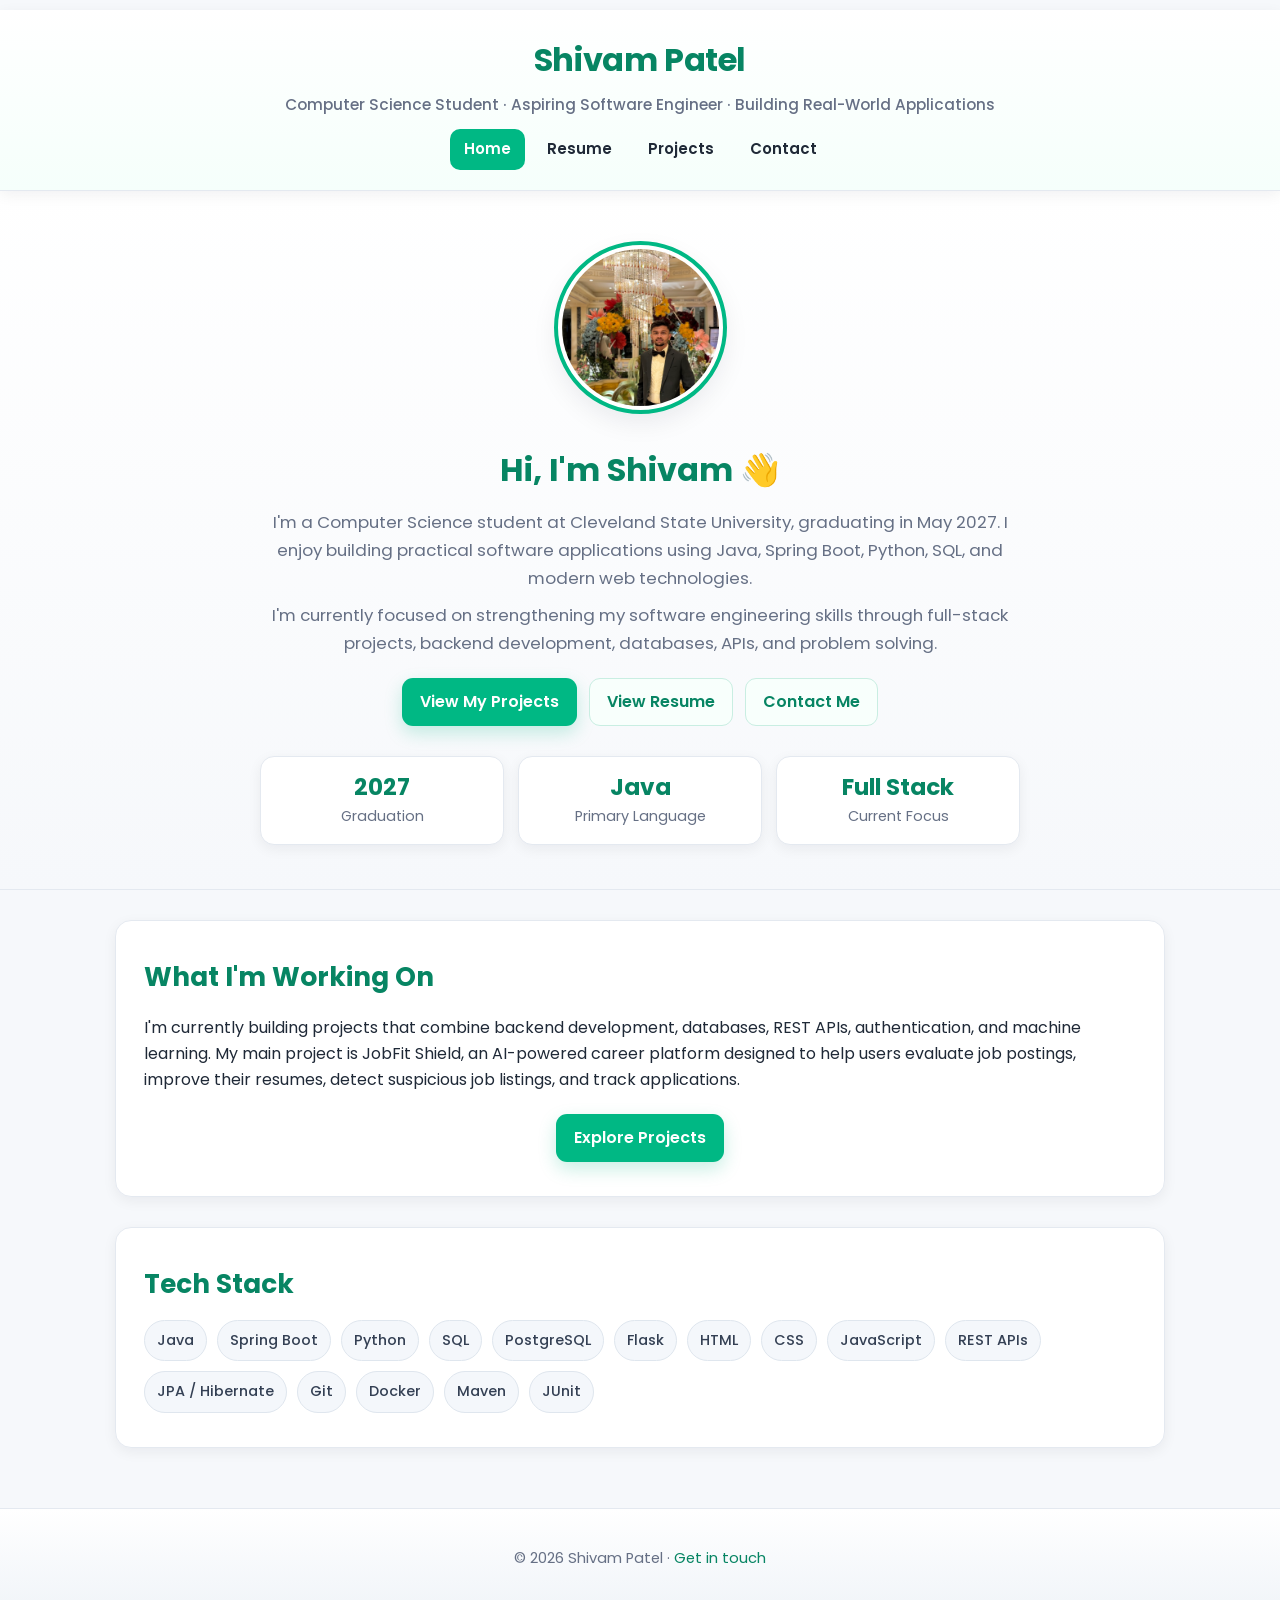
<file: index.html>
<!DOCTYPE html>
<html lang="en">
<head>
  <meta charset="UTF-8" />
  <title>Shivam Patel | Software Engineer Portfolio</title>
  <meta name="viewport" content="width=device-width, initial-scale=1" />

  <meta
    name="description"
    content="Shivam Patel — Computer Science student and aspiring software engineer building full-stack applications with Java, Spring Boot, Python, PostgreSQL, and modern web technologies."
  />

  <link rel="stylesheet" href="style.css" />
  <link rel="icon" href="assets/favicon.png">

  <link
    href="https://fonts.googleapis.com/css2?family=Poppins:wght@400;500;600;700&display=swap"
    rel="stylesheet"
  >
</head>

<body>

  <header class="reveal" data-anim="fade" data-onload data-delay="0">

    <h1>Shivam Patel</h1>

    <p>
      Computer Science Student · Aspiring Software Engineer · Building Real-World Applications
    </p>

    <nav>
      <a href="index.html" class="active">Home</a>
      <a href="about.html">Resume</a>
      <a href="projects.html">Projects</a>
      <a href="contact.html">Contact</a>
    </nav>

  </header>


  <main>

    <!-- HERO SECTION -->
    <section class="hero reveal" data-anim="up" data-onload data-delay="120">

      <img
        src="assets/profile.jpeg"
        alt="Shivam Patel"
        class="profile-pic"
      />

      <h2>Hi, I'm Shivam 👋</h2>

      <p>
        I'm a Computer Science student at Cleveland State University,
        graduating in May 2027. I enjoy building practical software
        applications using Java, Spring Boot, Python, SQL, and modern
        web technologies.
      </p>

      <p>
        I'm currently focused on strengthening my software engineering
        skills through full-stack projects, backend development,
        databases, APIs, and problem solving.
      </p>


      <!-- BUTTONS -->
      <div class="cta-row">

        <a
          class="btn btn-primary"
          href="projects.html"
        >
          View My Projects
        </a>

        <a
          class="btn btn-ghost"
          href="about.html"
        >
          View Resume
        </a>

        <a
          class="btn btn-ghost"
          href="contact.html"
        >
          Contact Me
        </a>

      </div>


      <!-- QUICK INFO -->
      <div class="hero-stats">

        <div>
          <span class="stat">2027</span>
          <span class="label">Graduation</span>
        </div>

        <div>
          <span class="stat">Java</span>
          <span class="label">Primary Language</span>
        </div>

        <div>
          <span class="stat">Full Stack</span>
          <span class="label">Current Focus</span>
        </div>

      </div>

    </section>



    <!-- ABOUT SECTION -->
    <section
      class="about-me reveal"
      data-anim="scale"
      data-delay="180"
    >

      <h2>What I'm Working On</h2>

      <p>
        I'm currently building projects that combine backend development,
        databases, REST APIs, authentication, and machine learning.
        My main project is JobFit Shield, an AI-powered career platform
        designed to help users evaluate job postings, improve their
        resumes, detect suspicious job listings, and track applications.
      </p>

      <div class="cta-row">

        <a
          class="btn btn-primary"
          href="projects.html"
        >
          Explore Projects
        </a>

      </div>

    </section>



    <!-- TECH STACK -->
    <section
      class="about-me reveal"
      data-anim="scale"
      data-delay="220"
    >

      <h2>Tech Stack</h2>

      <div class="chip-row">

        <span class="chip">Java</span>
        <span class="chip">Spring Boot</span>
        <span class="chip">Python</span>
        <span class="chip">SQL</span>

        <span class="chip">PostgreSQL</span>
        <span class="chip">Flask</span>

        <span class="chip">HTML</span>
        <span class="chip">CSS</span>
        <span class="chip">JavaScript</span>

        <span class="chip">REST APIs</span>
        <span class="chip">JPA / Hibernate</span>

        <span class="chip">Git</span>
        <span class="chip">Docker</span>
        <span class="chip">Maven</span>
        <span class="chip">JUnit</span>

      </div>

    </section>


  </main>



  <footer
    class="reveal"
    data-anim="fade"
    data-delay="120"
  >

    <p>
      © 2026 Shivam Patel ·
      <a href="contact.html">Get in touch</a>
    </p>

  </footer>



  <script>

    // On-load animation
    window.addEventListener('DOMContentLoaded', () => {

      document
        .querySelectorAll('.reveal[data-onload]')
        .forEach(el => {

          const delay = el.getAttribute('data-delay');

          if (delay) {
            el.style.setProperty('--delay', delay + 'ms');
          }

          el.classList.add('show');

        });

    });


    // Scroll animation
    const observer = new IntersectionObserver((entries) => {

      entries.forEach(entry => {

        if (entry.isIntersecting) {

          const delay = entry.target.getAttribute('data-delay');

          if (delay) {
            entry.target.style.setProperty('--delay', delay + 'ms');
          }

          entry.target.classList.add('show');

          observer.unobserve(entry.target);

        }

      });

    }, {
      threshold: 0.08
    });


    document
      .querySelectorAll('.reveal:not(.show)')
      .forEach(el => observer.observe(el));

  </script>

</body>
</html>
</file>
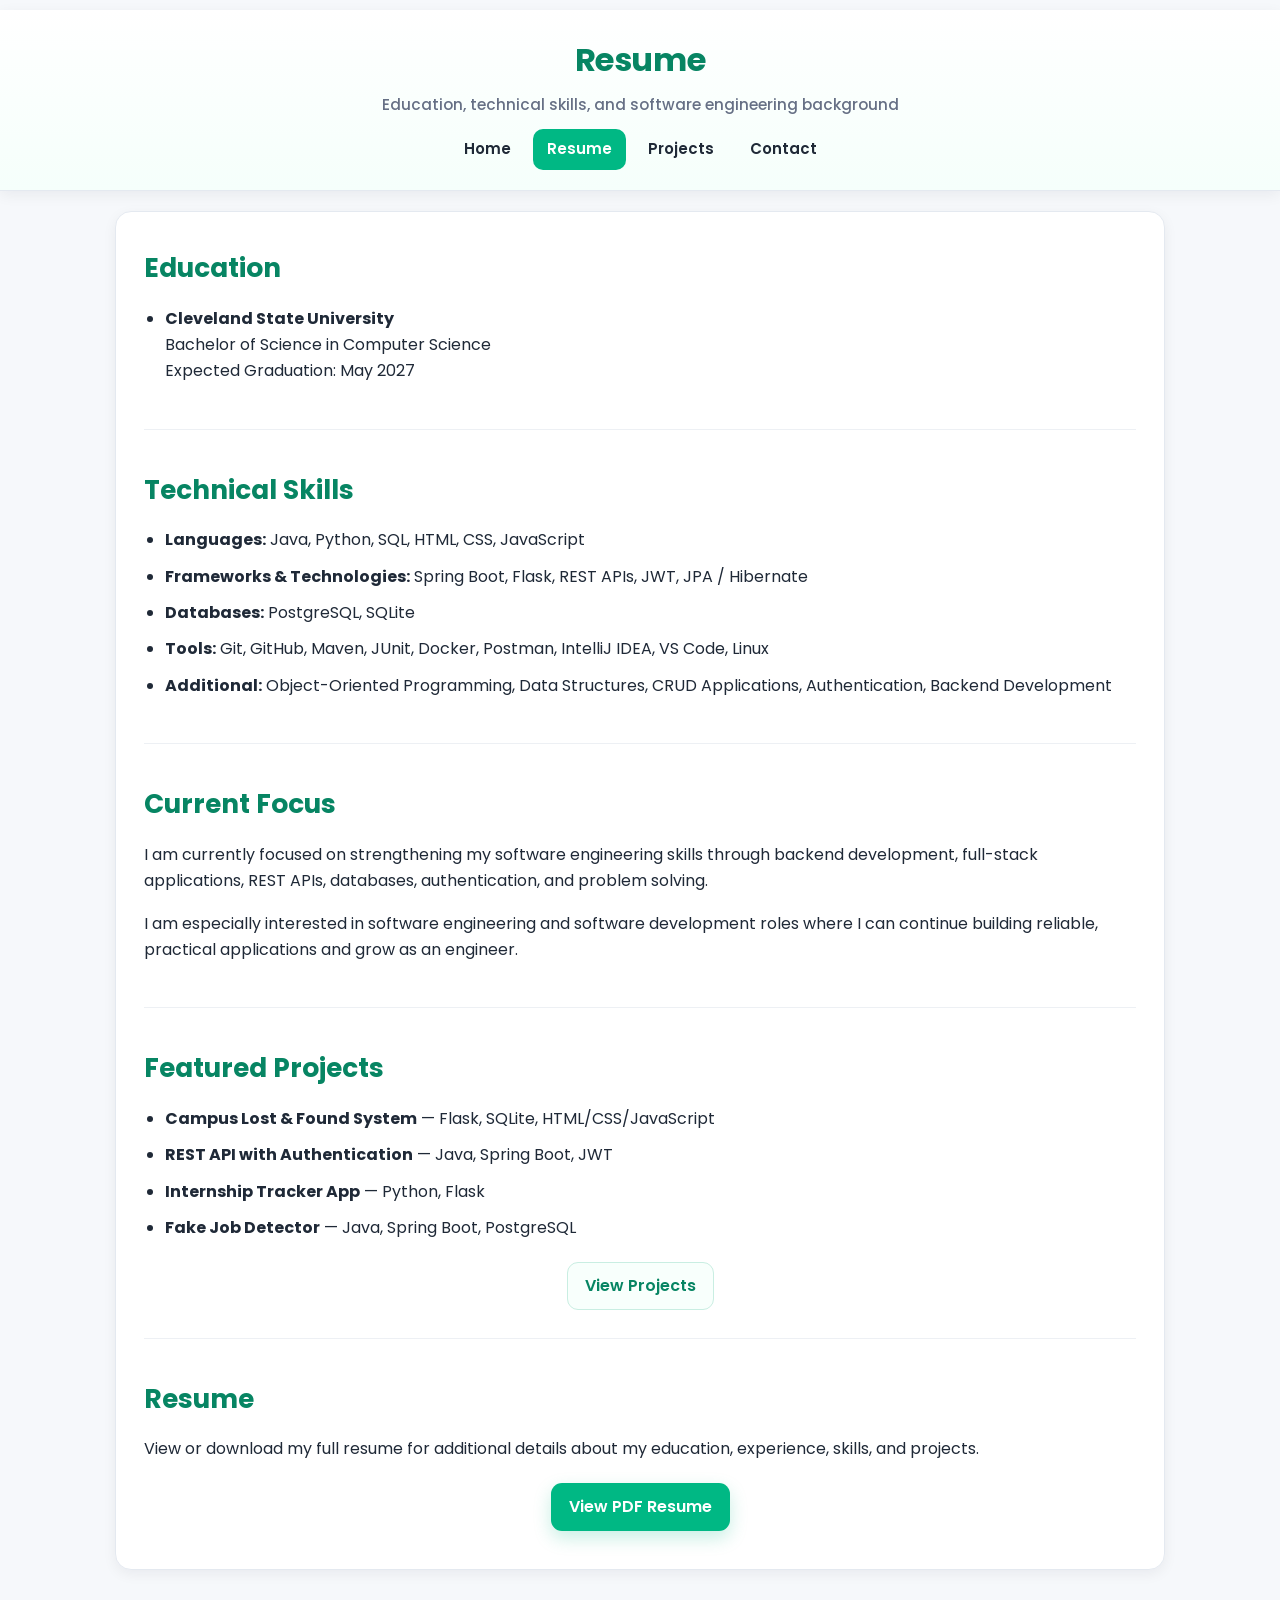
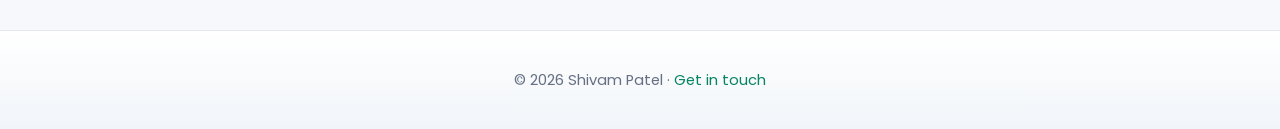
<file: about.html>
<!DOCTYPE html>
<html lang="en">

<head>
  <meta charset="UTF-8" />

  <title>Resume | Shivam Patel</title>

  <meta
    name="viewport"
    content="width=device-width, initial-scale=1"
  />

  <meta
    name="description"
    content="Resume and technical background of Shivam Patel, a Computer Science student focused on software engineering, backend development, APIs, and databases."
  />

  <link rel="stylesheet" href="style.css" />
  <link rel="icon" href="assets/favicon.png">

  <link
    href="https://fonts.googleapis.com/css2?family=Poppins:wght@400;500;600;700&display=swap"
    rel="stylesheet"
  >
</head>


<body>

  <!-- HEADER -->
  <header
    class="reveal"
    data-anim="fade"
    data-onload
  >

    <h1>Resume</h1>

    <p>
      Education, technical skills, and software engineering background
    </p>

    <nav>
      <a href="index.html">Home</a>
      <a href="about.html" class="active">Resume</a>
      <a href="projects.html">Projects</a>
      <a href="contact.html">Contact</a>
    </nav>

  </header>



  <!-- MAIN -->
  <main
    class="container reveal"
    data-anim="up"
    data-onload
    data-delay="80"
  >

    <!-- EDUCATION -->
    <section>

      <h2>Education</h2>

      <ul>

        <li>
          <strong>Cleveland State University</strong><br>
          Bachelor of Science in Computer Science<br>
          Expected Graduation: May 2027
        </li>

      </ul>

    </section>



    <!-- TECHNICAL SKILLS -->
    <section>

      <h2>Technical Skills</h2>

      <ul>

        <li>
          <strong>Languages:</strong>
          Java, Python, SQL, HTML, CSS, JavaScript
        </li>

        <li>
          <strong>Frameworks &amp; Technologies:</strong>
          Spring Boot, Flask, REST APIs, JWT, JPA / Hibernate
        </li>

        <li>
          <strong>Databases:</strong>
          PostgreSQL, SQLite
        </li>

        <li>
          <strong>Tools:</strong>
          Git, GitHub, Maven, JUnit, Docker, Postman,
          IntelliJ IDEA, VS Code, Linux
        </li>

        <li>
          <strong>Additional:</strong>
          Object-Oriented Programming, Data Structures,
          CRUD Applications, Authentication, Backend Development
        </li>

      </ul>

    </section>



    <!-- FOCUS -->
    <section>

      <h2>Current Focus</h2>

      <p>
        I am currently focused on strengthening my software engineering
        skills through backend development, full-stack applications,
        REST APIs, databases, authentication, and problem solving.
      </p>

      <p>
        I am especially interested in software engineering and software
        development roles where I can continue building reliable,
        practical applications and grow as an engineer.
      </p>

    </section>



    <!-- FEATURED PROJECTS -->
    <section>

      <h2>Featured Projects</h2>

      <ul>

        <li>
          <strong>Campus Lost &amp; Found System</strong>
          — Flask, SQLite, HTML/CSS/JavaScript
        </li>

        <li>
          <strong>REST API with Authentication</strong>
          — Java, Spring Boot, JWT
        </li>

        <li>
          <strong>Internship Tracker App</strong>
          — Python, Flask
        </li>

        <li>
          <strong>Fake Job Detector</strong>
          — Java, Spring Boot, PostgreSQL
        </li>

      </ul>

      <div class="cta-row">

        <a
          class="btn btn-ghost"
          href="projects.html"
        >
          View Projects
        </a>

      </div>

    </section>



    <!-- RESUME DOWNLOAD -->
    <section>

      <h2>Resume</h2>

      <p>
        View or download my full resume for additional details about
        my education, experience, skills, and projects.
      </p>

      <div class="cta-row">

        <a
          href="assets/resume.pdf"
          target="_blank"
          rel="noopener"
          class="btn btn-primary"
        >
          View PDF Resume
        </a>

      </div>

    </section>


  </main>



  <!-- FOOTER -->
  <footer
    class="reveal"
    data-anim="fade"
    data-delay="100"
  >

    <p>
      © 2026 Shivam Patel ·
      <a href="contact.html">Get in touch</a>
    </p>

  </footer>



  <script>

    // Show elements when page loads
    window.addEventListener('DOMContentLoaded', () => {

      document
        .querySelectorAll('.reveal[data-onload]')
        .forEach(el => {

          const delay = el.getAttribute('data-delay');

          if (delay) {
            el.style.setProperty('--delay', delay + 'ms');
          }

          el.classList.add('show');

        });

    });



    // Scroll animation
    const observer = new IntersectionObserver((entries) => {

      entries.forEach(entry => {

        if (entry.isIntersecting) {

          const delay =
            entry.target.getAttribute('data-delay');

          if (delay) {
            entry.target.style.setProperty(
              '--delay',
              delay + 'ms'
            );
          }

          entry.target.classList.add('show');

          observer.unobserve(entry.target);

        }

      });

    }, {
      threshold: 0.08
    });


    document
      .querySelectorAll('.reveal:not(.show)')
      .forEach(el => observer.observe(el));

  </script>


</body>

</html>
</file>
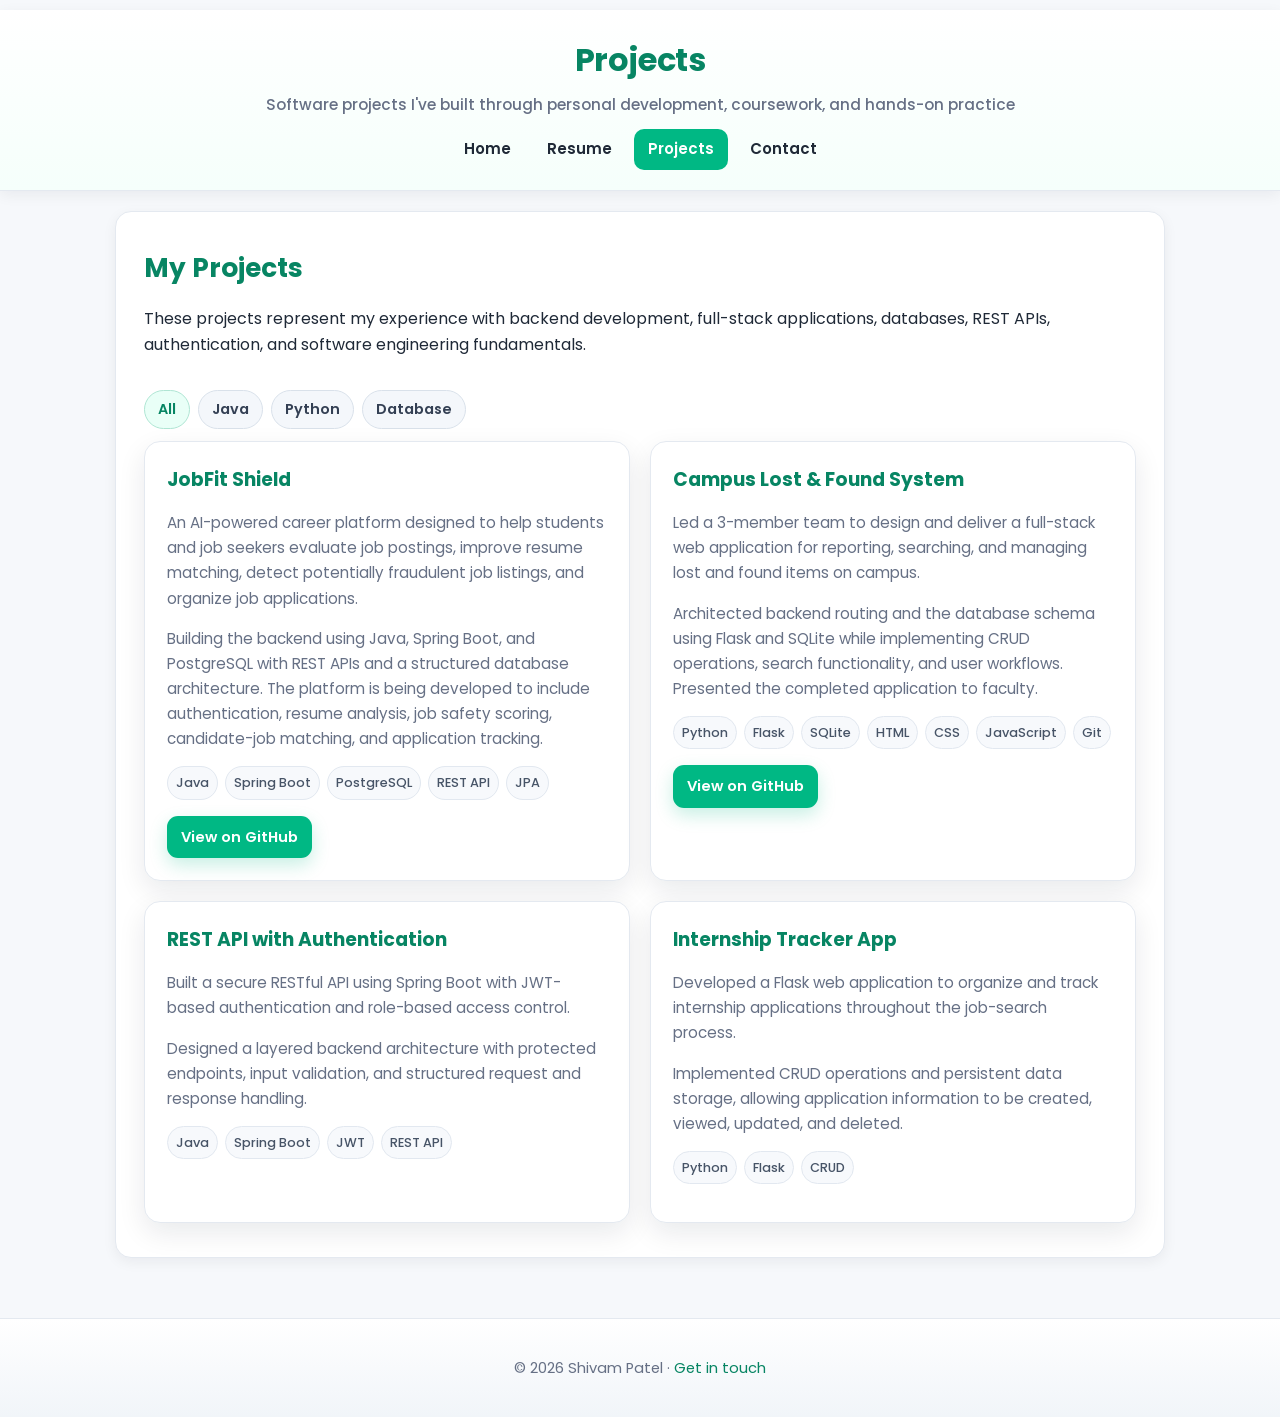
<file: projects.html>
<!DOCTYPE html>
<html lang="en">

<head>
  <meta charset="UTF-8" />

  <title>Projects | Shivam Patel</title>

  <meta
    name="viewport"
    content="width=device-width, initial-scale=1"
  />

  <meta
    name="description"
    content="Software engineering projects by Shivam Patel using Java, Spring Boot, Python, Flask, PostgreSQL, SQLite, REST APIs, and web technologies."
  />

  <link rel="stylesheet" href="style.css" />
  <link rel="icon" href="assets/favicon.png">

  <link
    href="https://fonts.googleapis.com/css2?family=Poppins:wght@400;500;600;700&display=swap"
    rel="stylesheet"
  >
</head>


<body>

  <!-- HEADER -->
  <header
    class="reveal"
    data-anim="fade"
    data-onload
  >

    <h1>Projects</h1>

    <p>
      Software projects I've built through personal development,
      coursework, and hands-on practice
    </p>

    <nav>
      <a href="index.html">Home</a>
      <a href="about.html">Resume</a>
      <a href="projects.html" class="active">Projects</a>
      <a href="contact.html">Contact</a>
    </nav>

  </header>


  <!-- MAIN -->
  <main class="container">

    <h2
      class="reveal"
      data-anim="up"
      data-onload
    >
      My Projects
    </h2>

    <p
      class="reveal"
      data-anim="up"
      data-onload
    >
      These projects represent my experience with backend development,
      full-stack applications, databases, REST APIs, authentication,
      and software engineering fundamentals.
    </p>


    <!-- FILTERS -->
    <div
      class="filters reveal"
      data-anim="fade"
      data-onload
    >

      <button class="pill active" data-filter="all">
        All
      </button>

      <button class="pill" data-filter="java">
        Java
      </button>

      <button class="pill" data-filter="python">
        Python
      </button>

      <button class="pill" data-filter="database">
        Database
      </button>

    </div>


    <!-- PROJECT CARDS -->
    <div class="card-grid">


      <!-- 1. JOBFIT SHIELD -->
      <article
        class="card reveal"
        data-anim="up"
        data-delay="0"
        data-tags="java database"
      >

        <h3>JobFit Shield</h3>

        <p>
          An AI-powered career platform designed to help students and
          job seekers evaluate job postings, improve resume matching,
          detect potentially fraudulent job listings, and organize
          job applications.
        </p>

        <p>
          Building the backend using Java, Spring Boot, and PostgreSQL
          with REST APIs and a structured database architecture.
          The platform is being developed to include authentication,
          resume analysis, job safety scoring, candidate-job matching,
          and application tracking.
        </p>

        <div class="tags">
          <span>Java</span>
          <span>Spring Boot</span>
          <span>PostgreSQL</span>
          <span>REST API</span>
          <span>JPA</span>
        </div>

        <a
          class="btn btn-small btn-primary"
          href="https://github.com/shivam2458/JobFit_Shield"
          target="_blank"
          rel="noopener"
        >
          View on GitHub
        </a>

      </article>


      <!-- 2. CAMPUS LOST & FOUND SYSTEM -->
      <article
        class="card reveal"
        data-anim="up"
        data-delay="80"
        data-tags="python database"
      >

        <h3>Campus Lost &amp; Found System</h3>

        <p>
          Led a 3-member team to design and deliver a full-stack web
          application for reporting, searching, and managing lost and
          found items on campus.
        </p>

        <p>
          Architected backend routing and the database schema using
          Flask and SQLite while implementing CRUD operations, search
          functionality, and user workflows. Presented the completed
          application to faculty.
        </p>

        <div class="tags">
          <span>Python</span>
          <span>Flask</span>
          <span>SQLite</span>
          <span>HTML</span>
          <span>CSS</span>
          <span>JavaScript</span>
          <span>Git</span>
        </div>

        <a
          class="btn btn-small btn-primary"
          href="https://github.com/shivam2458/campus-lost-found"
          target="_blank"
          rel="noopener"
          >View on GitHub
        </a>

      </article>


      <!-- 3. REST API WITH AUTHENTICATION -->
      <article
        class="card reveal"
        data-anim="up"
        data-delay="160"
        data-tags="java"
      >

        <h3>REST API with Authentication</h3>

        <p>
          Built a secure RESTful API using Spring Boot with JWT-based
          authentication and role-based access control.
        </p>

        <p>
          Designed a layered backend architecture with protected
          endpoints, input validation, and structured request and
          response handling.
        </p>

        <div class="tags">
          <span>Java</span>
          <span>Spring Boot</span>
          <span>JWT</span>
          <span>REST API</span>
        </div>

      </article>


      <!-- 4. INTERNSHIP TRACKER APP -->
      <article
        class="card reveal"
        data-anim="up"
        data-delay="240"
        data-tags="python"
      >

        <h3>Internship Tracker App</h3>

        <p>
          Developed a Flask web application to organize and track
          internship applications throughout the job-search process.
        </p>

        <p>
          Implemented CRUD operations and persistent data storage,
          allowing application information to be created, viewed,
          updated, and deleted.
        </p>

        <div class="tags">
          <span>Python</span>
          <span>Flask</span>
          <span>CRUD</span>
        </div>

      </article>


    </div>

  </main>


  <!-- FOOTER -->
  <footer
    class="reveal"
    data-anim="fade"
    data-delay="100"
  >

    <p>
      © 2026 Shivam Patel ·
      <a href="contact.html">Get in touch</a>
    </p>

  </footer>


  <script>

    // Show elements when page loads
    window.addEventListener('DOMContentLoaded', () => {

      document
        .querySelectorAll('.reveal[data-onload]')
        .forEach(el => {

          const delay = el.getAttribute('data-delay');

          if (delay) {
            el.style.setProperty('--delay', delay + 'ms');
          }

          el.classList.add('show');

        });

    });


    // Project filtering
    const pills = document.querySelectorAll('.pill');
    const cards = document.querySelectorAll('.card');

    pills.forEach(pill => {

      pill.addEventListener('click', () => {

        pills.forEach(item => {
          item.classList.remove('active');
        });

        pill.classList.add('active');

        const filter = pill.dataset.filter;

        cards.forEach(card => {

          const tags = card.dataset.tags || '';

          const show =
            filter === 'all' ||
            tags.includes(filter);

          card.style.display =
            show ? '' : 'none';

        });

      });

    });


    // Scroll animation
    const observer = new IntersectionObserver((entries) => {

      entries.forEach(entry => {

        if (entry.isIntersecting) {

          const delay =
            entry.target.getAttribute('data-delay');

          if (delay) {
            entry.target.style.setProperty(
              '--delay',
              delay + 'ms'
            );
          }

          entry.target.classList.add('show');

          observer.unobserve(entry.target);

        }

      });

    }, {
      threshold: 0.08
    });


    document
      .querySelectorAll('.reveal:not(.show)')
      .forEach(el => observer.observe(el));

  </script>

</body>

</html>
</file>
<file: style.css>
/* =========================================
   COLOR SYSTEM
========================================= */

:root {
  --bg: #f6f8fb;
  --surface: #ffffff;
  --surface-soft: #f9fbfd;

  --border: #e4e9f0;

  --text: #1f2937;
  --muted: #667085;

  --accent: #00b884;
  --accent-dark: #078563;
  --accent-light: #e9fff7;

  --chip-bg: #f4f7fb;
  --chip-border: #dfe6ee;

  --shadow-sm: 0 4px 14px rgba(16, 24, 40, 0.06);
  --shadow-md: 0 10px 28px rgba(16, 24, 40, 0.09);
  --shadow-lg: 0 18px 44px rgba(16, 24, 40, 0.12);
}



/* =========================================
   RESET / BASE
========================================= */

* {
  box-sizing: border-box;
}

html,
body {
  margin: 0;
  padding: 0;
}

html {
  scroll-behavior: smooth;
}

body {
  font-family:
    "Poppins",
    system-ui,
    -apple-system,
    BlinkMacSystemFont,
    "Segoe UI",
    Roboto,
    sans-serif;

  background: var(--bg);
  color: var(--text);

  line-height: 1.65;
  font-size: 16px;
}



/* =========================================
   LINKS
========================================= */

a {
  color: var(--accent-dark);
  text-decoration: none;
}

a:hover {
  color: var(--accent);
}



/* =========================================
   HEADER
========================================= */

header {
  background:
    linear-gradient(
      180deg,
      #ffffff 0%,
      #f5fffb 100%
    );

  text-align: center;

  padding: 24px 20px 20px;

  border-bottom: 1px solid var(--border);

  box-shadow: var(--shadow-sm);

  position: sticky;
  top: 0;
  z-index: 100;
}

header h1 {
  margin: 0;

  font-size: 2rem;
  font-weight: 700;

  color: var(--accent-dark);

  letter-spacing: -0.4px;
}

header p {
  margin: 5px 0 12px;

  color: var(--muted);

  font-size: 0.96rem;
  font-weight: 500;
}



/* =========================================
   NAVIGATION
========================================= */

nav {
  margin-top: 10px;

  display: flex;
  justify-content: center;
  align-items: center;

  gap: 8px;

  flex-wrap: wrap;
}

nav a {
  color: var(--text);

  font-weight: 600;
  font-size: 0.94rem;

  padding: 7px 13px;

  border-radius: 10px;

  border: 1px solid transparent;

  transition:
    background-color 0.18s ease,
    color 0.18s ease,
    border-color 0.18s ease,
    transform 0.15s ease;
}

nav a:hover {
  background: #f0fbf7;

  color: var(--accent-dark);

  border-color: #c8eee1;

  transform: translateY(-1px);
}

nav a.active {
  background: var(--accent);
  color: white;
}



/* =========================================
   HERO
========================================= */

.hero {
  text-align: center;

  padding: 64px 20px 44px;

  background:
    linear-gradient(
      180deg,
      #ffffff 0%,
      var(--bg) 100%
    );

  border-bottom: 1px solid var(--border);
}

.profile-pic {
  width: 165px;
  height: 165px;

  border-radius: 50%;

  object-fit: cover;

  margin-bottom: 18px;

  border: 4px solid white;

  outline: 4px solid var(--accent);

  box-shadow: var(--shadow-md);
}

.hero h2 {
  margin: 8px 0 12px;

  font-size: 2rem;
  font-weight: 700;

  color: var(--accent-dark);
}

.hero p {
  max-width: 760px;

  margin: 0 auto 10px;

  color: var(--muted);

  font-size: 1.05rem;
}



/* =========================================
   MAIN CONTAINERS
========================================= */

.container,
.about-me {
  max-width: 1050px;

  margin: 30px auto;

  padding: 34px 28px;

  background: var(--surface);

  border: 1px solid var(--border);

  border-radius: 16px;

  box-shadow: var(--shadow-sm);
}

.container h2,
.about-me h2 {
  margin-top: 0;
  margin-bottom: 14px;

  color: var(--accent-dark);

  font-size: 1.65rem;
  font-weight: 700;
}

.container h3 {
  color: var(--accent-dark);
}

.container p,
.container li,
.about-me p {
  color: var(--text);
}



/* =========================================
   SECTIONS
========================================= */

section + section {
  margin-top: 38px;
}

.container section {
  padding-bottom: 4px;
}

.container section:not(:last-child) {
  border-bottom: 1px solid #edf0f4;

  padding-bottom: 28px;
}



/* =========================================
   LISTS
========================================= */

.container ul {
  padding-left: 21px;
}

.container li {
  margin-bottom: 10px;
}



/* =========================================
   BUTTONS
========================================= */

.btn {
  display: inline-block;

  padding: 10px 17px;

  border-radius: 11px;

  font-weight: 600;

  border: 1px solid transparent;

  transition:
    transform 0.15s ease,
    box-shadow 0.18s ease,
    background-color 0.18s ease,
    color 0.18s ease,
    border-color 0.18s ease;
}

.btn:hover {
  transform: translateY(-2px);
}

.btn:active {
  transform: translateY(0);
}

.btn-primary {
  background: var(--accent);
  color: white;

  box-shadow:
    0 7px 18px rgba(0, 184, 132, 0.22);
}

.btn-primary:hover {
  background: var(--accent-dark);
  color: white;
}

.btn-ghost {
  background: #f8fffc;

  color: var(--accent-dark);

  border-color: #c9eee2;
}

.btn-ghost:hover {
  background: var(--accent-light);

  border-color: #a8e1cf;
}

.btn-small {
  padding: 8px 13px;
  font-size: 0.92rem;
}

.cta-row {
  margin-top: 20px;

  display: flex;
  justify-content: center;
  align-items: center;

  gap: 12px;

  flex-wrap: wrap;
}



/* =========================================
   HERO STATS
========================================= */

.hero-stats {
  margin: 30px auto 0;

  max-width: 760px;

  display: grid;

  grid-template-columns:
    repeat(3, minmax(140px, 1fr));

  gap: 14px;
}

.hero-stats > div {
  background: var(--surface);

  border: 1px solid var(--border);

  border-radius: 14px;

  padding: 15px 12px;

  box-shadow: var(--shadow-sm);
}

.hero-stats .stat {
  display: block;

  font-size: 1.45rem;
  font-weight: 700;

  color: var(--accent-dark);

  line-height: 1.3;
}

.hero-stats .label {
  display: block;

  margin-top: 3px;

  color: var(--muted);

  font-size: 0.9rem;
}



/* =========================================
   TECH CHIPS
========================================= */

.chip-row {
  display: flex;
  flex-wrap: wrap;

  gap: 10px;
}

.chip {
  background: var(--chip-bg);

  border: 1px solid var(--chip-border);

  padding: 8px 12px;

  border-radius: 999px;

  color: #344054;

  font-size: 0.9rem;
  font-weight: 500;
}



/* =========================================
   PROJECT FILTERS
========================================= */

.filters {
  display: flex;
  flex-wrap: wrap;

  gap: 8px;

  margin: 22px 0;
}

.pill {
  background: #f4f7fb;

  border: 1px solid #d9e1ea;

  color: #344054;

  padding: 8px 13px;

  border-radius: 999px;

  cursor: pointer;

  font-family: inherit;
  font-size: 0.9rem;
  font-weight: 600;

  transition:
    transform 0.15s ease,
    background-color 0.18s ease,
    border-color 0.18s ease,
    color 0.18s ease;
}

.pill:hover {
  transform: translateY(-1px);

  border-color: #b6c4d4;
}

.pill.active {
  background: var(--accent-light);

  border-color: #afe5d3;

  color: var(--accent-dark);
}



/* =========================================
   PROJECT CARDS
========================================= */

.card-grid {
  display: grid;

  grid-template-columns:
    repeat(2, minmax(0, 1fr));

  gap: 20px;
}

.card {
  background: var(--surface);

  border: 1px solid var(--border);

  border-radius: 16px;

  padding: 22px;

  box-shadow: var(--shadow-md);

  transition:
    transform 0.18s ease,
    box-shadow 0.18s ease,
    border-color 0.18s ease;
}

.card:hover {
  transform: translateY(-5px);

  border-color: #cce6de;

  box-shadow: var(--shadow-lg);
}

.card h3 {
  margin-top: 0;
  margin-bottom: 12px;

  font-size: 1.18rem;
  font-weight: 700;

  color: var(--accent-dark);
}

.card p {
  color: var(--muted);

  font-size: 0.95rem;
}



/* =========================================
   PROJECT TAGS
========================================= */

.tags {
  display: flex;
  flex-wrap: wrap;

  gap: 7px;

  margin: 14px 0 16px;
}

.tags span {
  background: #f7f9fc;

  border: 1px solid #e2e8f0;

  color: #475467;

  padding: 5px 8px;

  border-radius: 999px;

  font-size: 0.8rem;
  font-weight: 500;
}



/* =========================================
   CONTACT PAGE
========================================= */

.contact-list {
  list-style: none;

  padding-left: 0 !important;

  margin: 26px 0;
}

.contact-list li {
  display: flex;
  align-items: center;

  gap: 10px;

  margin-bottom: 14px;
}

.contact-list i {
  width: 20px;

  color: var(--accent-dark);

  text-align: center;
}



/* =========================================
   FOOTER
========================================= */

footer {
  margin-top: 50px;

  padding: 22px 20px;

  text-align: center;

  background:
    linear-gradient(
      180deg,
      #ffffff 0%,
      #f1f5f9 100%
    );

  border-top: 1px solid var(--border);

  color: var(--muted);

  font-size: 0.92rem;
}



/* =========================================
   ANIMATIONS
========================================= */

@keyframes fade-in-up {

  from {
    opacity: 0;
    transform: translateY(15px);
  }

  to {
    opacity: 1;
    transform: translateY(0);
  }

}

@keyframes fade-in {

  from {
    opacity: 0;
  }

  to {
    opacity: 1;
  }

}

@keyframes scale-in {

  from {
    opacity: 0;
    transform: scale(0.98);
  }

  to {
    opacity: 1;
    transform: scale(1);
  }

}

.reveal {
  opacity: 0;

  transform: translateY(10px);

  will-change:
    transform,
    opacity;
}

.reveal.show[data-anim="up"] {
  animation:
    fade-in-up
    0.6s
    ease-out
    forwards;
}

.reveal.show[data-anim="fade"] {
  animation:
    fade-in
    0.5s
    ease-out
    forwards;
}

.reveal.show[data-anim="scale"] {
  animation:
    scale-in
    0.45s
    ease-out
    forwards;
}

.reveal.show {
  animation-delay:
    var(--delay, 0ms);
}



/* =========================================
   ACCESSIBILITY
========================================= */

@media (prefers-reduced-motion: reduce) {

  .btn,
  .card,
  nav a,
  .pill {
    transition: none;
  }

  .reveal {
    opacity: 1;
    transform: none;
  }

  .reveal.show {
    animation: none !important;
  }

}



/* =========================================
   TABLET
========================================= */

@media (max-width: 850px) {

  .card-grid {
    grid-template-columns: 1fr;
  }

  .container,
  .about-me {
    margin: 24px 18px;

    padding: 30px 22px;
  }

}



/* =========================================
   MOBILE
========================================= */

@media (max-width: 650px) {

  body {
    font-size: 15px;
  }

  header {
    padding: 20px 14px 16px;
  }

  header h1 {
    font-size: 1.65rem;
  }

  header p {
    font-size: 0.88rem;
  }

  nav {
    gap: 5px;
  }

  nav a {
    padding: 6px 9px;

    font-size: 0.86rem;
  }


  .hero {
    padding: 46px 18px 34px;
  }

  .profile-pic {
    width: 140px;
    height: 140px;
  }

  .hero h2 {
    font-size: 1.55rem;
  }

  .hero p {
    font-size: 0.96rem;
  }


  .hero-stats {
    grid-template-columns: 1fr;

    max-width: 360px;
  }


  .container,
  .about-me {
    margin: 20px 12px;

    padding: 26px 18px;

    border-radius: 14px;
  }

  .container h2,
  .about-me h2 {
    font-size: 1.4rem;
  }


  .cta-row {
    flex-direction: column;

    align-items: stretch;
  }

  .cta-row .btn {
    width: 100%;

    text-align: center;
  }


  .filters {
    gap: 6px;
  }

  .pill {
    padding: 7px 10px;

    font-size: 0.84rem;
  }


  .card {
    padding: 18px;
  }


  footer {
    margin-top: 35px;
  }

}
</file>
